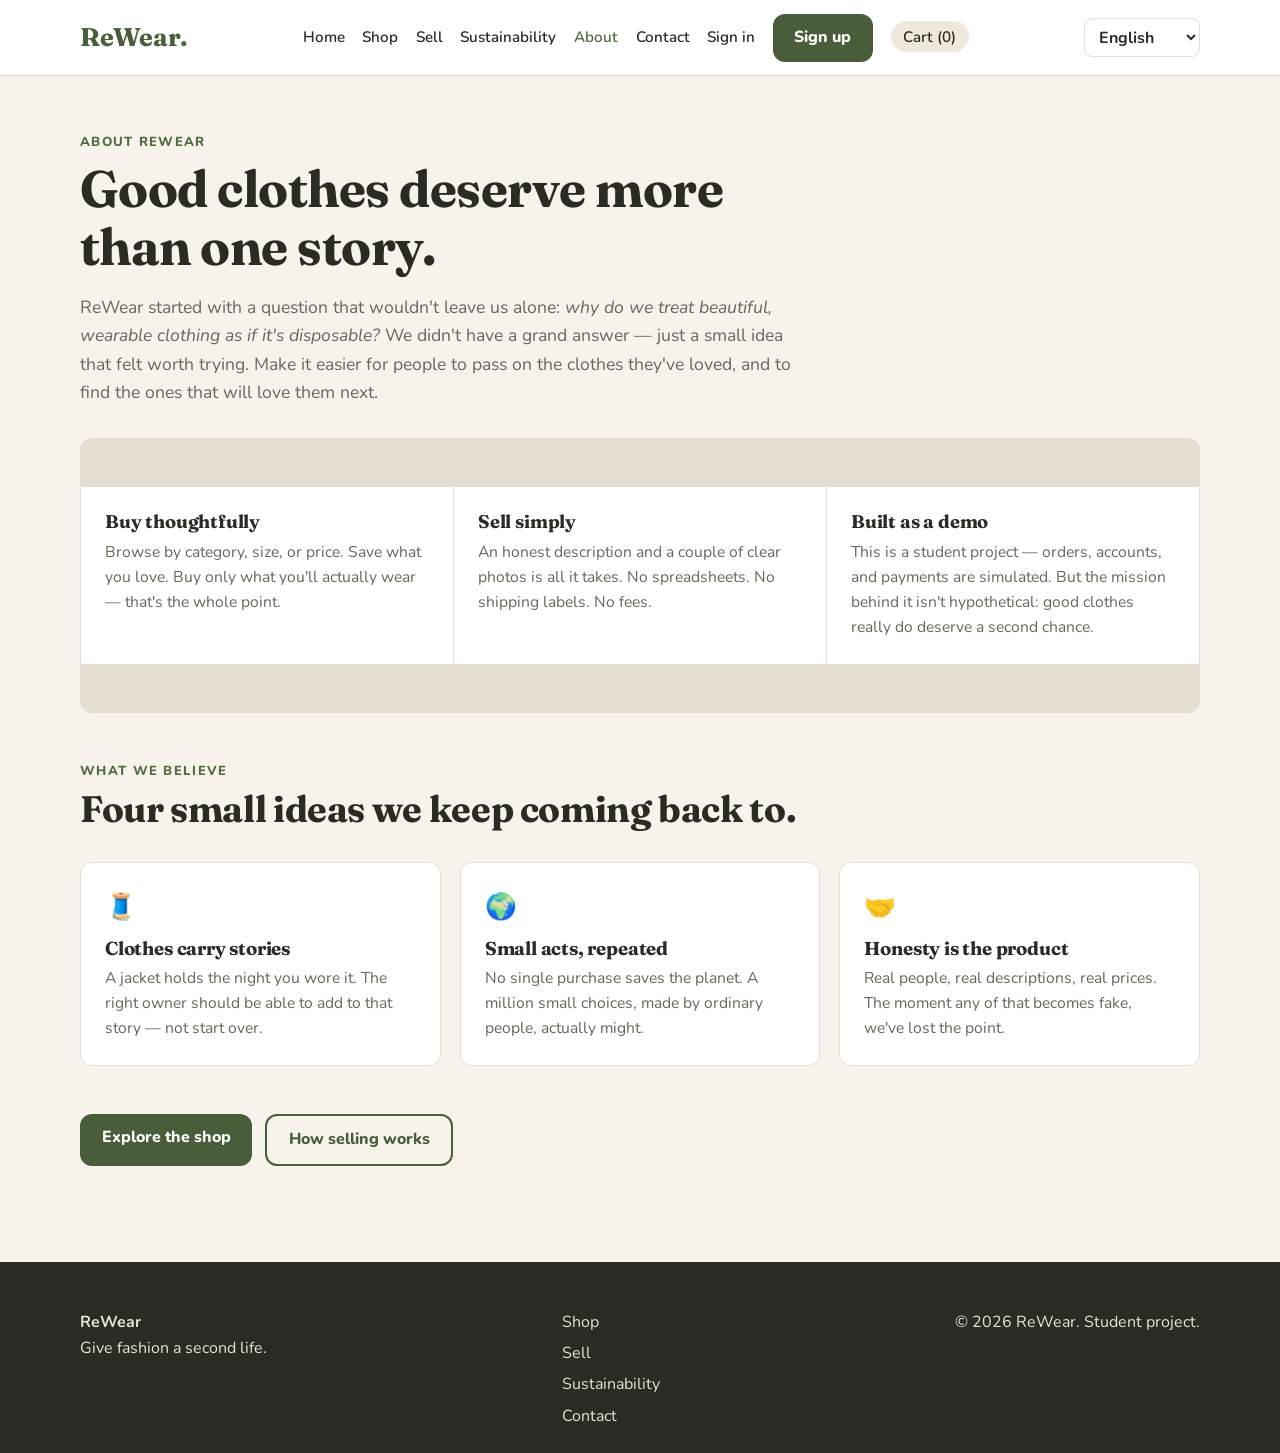
<file: about.html>
<!DOCTYPE html>
<html lang="en">
<head>
    <meta charset="UTF-8">
    <meta name="viewport" content="width=device-width, initial-scale=1">
    <title>About — ReWear</title>
    <meta name="description" content="ReWear is a small student project with a simple question: why do we treat good clothes as disposable?">
    <link rel="preconnect" href="https://fonts.googleapis.com">
    <link href="https://fonts.googleapis.com/css2?family=Fraunces:wght@600;700&family=Nunito:wght@400;600;800&display=swap" rel="stylesheet">
    <link rel="stylesheet" href="style.css?v=20261108-4">
</head>
<body>
<header>
    <div class="container">
        <nav aria-label="Main">
            <a class="logo" href="index.html">ReWear<span class="logo-dot">.</span></a>
            <ul>
                <li><a href="index.html">Home</a></li>
                <li><a href="shop.html">Shop</a></li>
                <li><a href="sell.html">Sell</a></li>
                <li><a href="sustainability.html">Sustainability</a></li>
                <li><a href="about.html" aria-current="page">About</a></li>
                <li><a href="contact.html">Contact</a></li>
                <li><a href="signin.html">Sign in</a></li>
                <li><a href="signup.html" class="btn">Sign up</a></li>
                <li><a href="checkout.html" class="cart-link">Cart (<span id="cart-count">0</span>)</a></li>
            </ul>
        </nav>
    </div>
</header>
<main class="container">
     <section class="page-intro">
    <p class="eyebrow">About ReWear</p>
    <h1>Good clothes deserve more than one story.</h1>
    <p>ReWear started with a question that wouldn't leave us alone: <em>why do we treat beautiful, wearable clothing as if it's disposable?</em> We didn't have a grand answer — just a small idea that felt worth trying. Make it easier for people to pass on the clothes they've loved, and to find the ones that will love them next.</p>
   </section>

    <section class="info-list">
        <article>
            <h2>Buy thoughtfully</h2>
            <p>Browse by category, size, or price. Save what you love. Buy only what you'll actually wear — that's the whole point.</p>
        </article>
        <article>
            <h2>Sell simply</h2>
            <p>An honest description and a couple of clear photos is all it takes. No spreadsheets. No shipping labels. No fees.</p>
        </article>
        <article>
            <h2>Built as a demo</h2>
            <p>This is a student project — orders, accounts, and payments are simulated. But the mission behind it isn't hypothetical: good clothes really do deserve a second chance.</p>
        </article>
    </section>

    <section class="reveal">
        <div class="section-head">
            <p class="eyebrow">What we believe</p>
            <h2>Four small ideas we keep coming back to.</h2>
        </div>
        <div class="benefits">
            <article class="benefit">
                <span class="benefit-icon" aria-hidden="true">🧵</span>
                <h3>Clothes carry stories</h3>
                <p>A jacket holds the night you wore it. The right owner should be able to add to that story — not start over.</p>
            </article>
            <article class="benefit">
                <span class="benefit-icon" aria-hidden="true">🌍</span>
                <h3>Small acts, repeated</h3>
                <p>No single purchase saves the planet. A million small choices, made by ordinary people, actually might.</p>
            </article>
            <article class="benefit">
                <span class="benefit-icon" aria-hidden="true">🤝</span>
                <h3>Honesty is the product</h3>
                <p>Real people, real descriptions, real prices. The moment any of that becomes fake, we've lost the point.</p>
            </article>
        </div>
    </section>

    <section class="cta-band">
        <a class="btn" href="shop.html">Explore the shop</a>
        <a class="btn alt" href="sell.html">How selling works</a>
    </section>
</main>
<footer>
    <div class="container cols">
        <div><strong>ReWear</strong><p>Give fashion a second life.</p></div>
        <ul>
            <li><a href="shop.html">Shop</a></li>
            <li><a href="sell.html">Sell</a></li>
            <li><a href="sustainability.html">Sustainability</a></li>
            <li><a href="contact.html">Contact</a></li>
        </ul>
        <p>&copy; 2026 ReWear. Student project.</p>
    </div>
</footer>
<script src="script.js?v=20261108-10"></script>
</body>
</html>
</file>
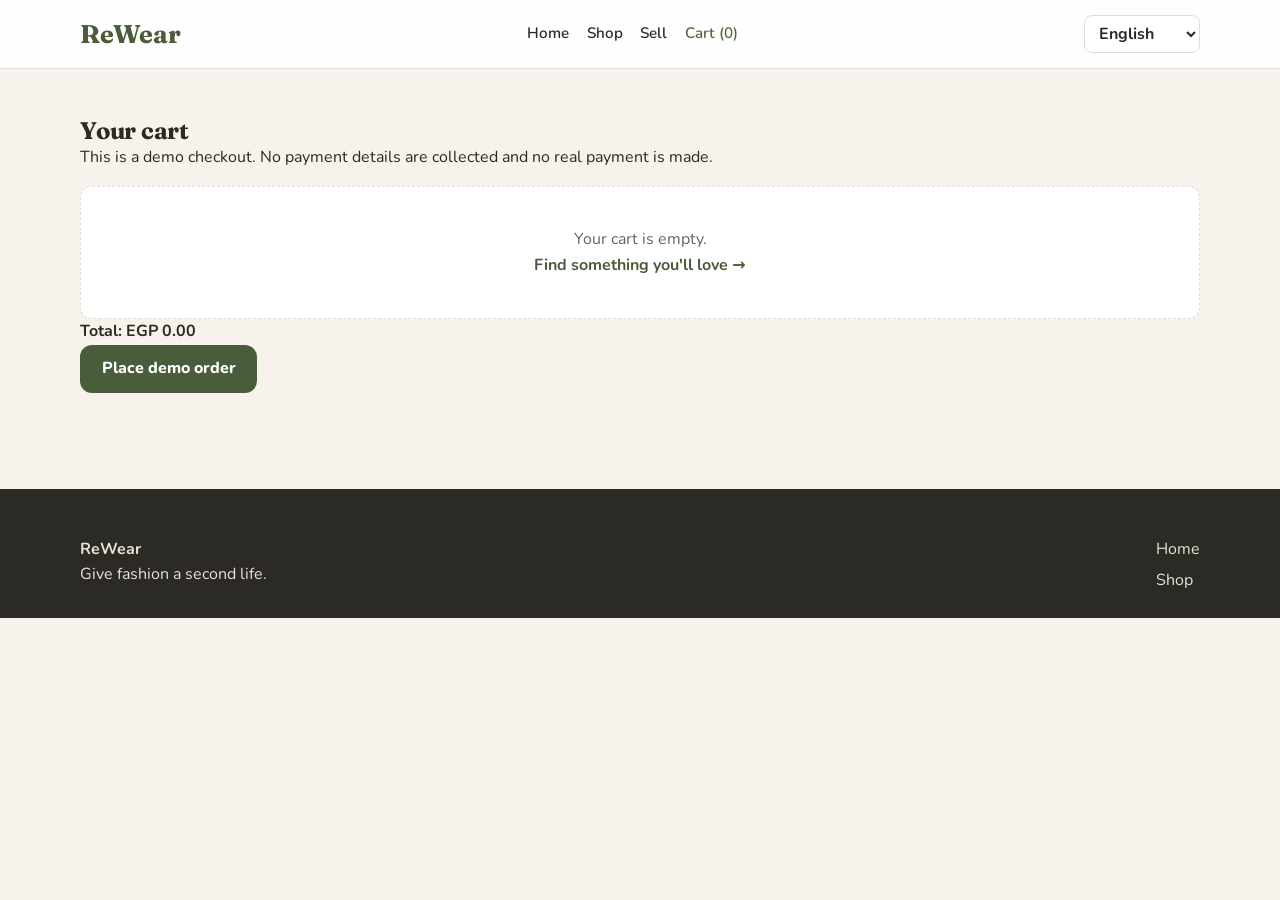
<file: checkout.html>
<!DOCTYPE html>
<html lang="en">
<head>
    <meta charset="UTF-8">
    <meta name="viewport" content="width=device-width, initial-scale=1">
    <title>Cart - ReWear</title>
    <meta name="description" content="Review your ReWear demo shopping cart.">
    <link rel="preconnect" href="https://fonts.googleapis.com">
    <link href="https://fonts.googleapis.com/css2?family=Fraunces:wght@600;700&family=Nunito:wght@400;600;800&display=swap" rel="stylesheet">
    <link rel="stylesheet" href="style.css?v=20261108-4">
</head>
<body>
    <header>
        <div class="container">
            <nav aria-label="Main">
                <a class="logo" href="index.html">ReWear</a>
                <ul>
                    <li><a href="index.html">Home</a></li>
                    <li><a href="shop.html">Shop</a></li>
                    <li><a href="sell.html">Sell</a></li>
                    <li><a href="checkout.html" aria-current="page">Cart (<span id="cart-count">0</span>)</a></li>
                </ul>
            </nav>
        </div>
    </header>
    <main>
        <div class="container">
            <section>
                <h1>Your cart</h1>
                <p>This is a demo checkout. No payment details are collected and no real payment is made.</p>
                <p class="error" id="checkout-status" role="alert"></p>
                <div id="cart-items"></div>
                <p><strong>Total: <span id="cart-total">EGP 0.00</span></strong></p>
                <button class="btn" id="place-order" type="button" disabled>Place demo order</button>
            </section>
        </div>
    </main>
    <footer>
        <div class="container cols">
            <div><strong>ReWear</strong><p>Give fashion a second life.</p></div>
            <ul>
                <li><a href="index.html">Home</a></li>
                <li><a href="shop.html">Shop</a></li>
            </ul>
        </div>
    </footer>
    <script src="script.js?v=20261108-10"></script>
</body>
</html>
</file>
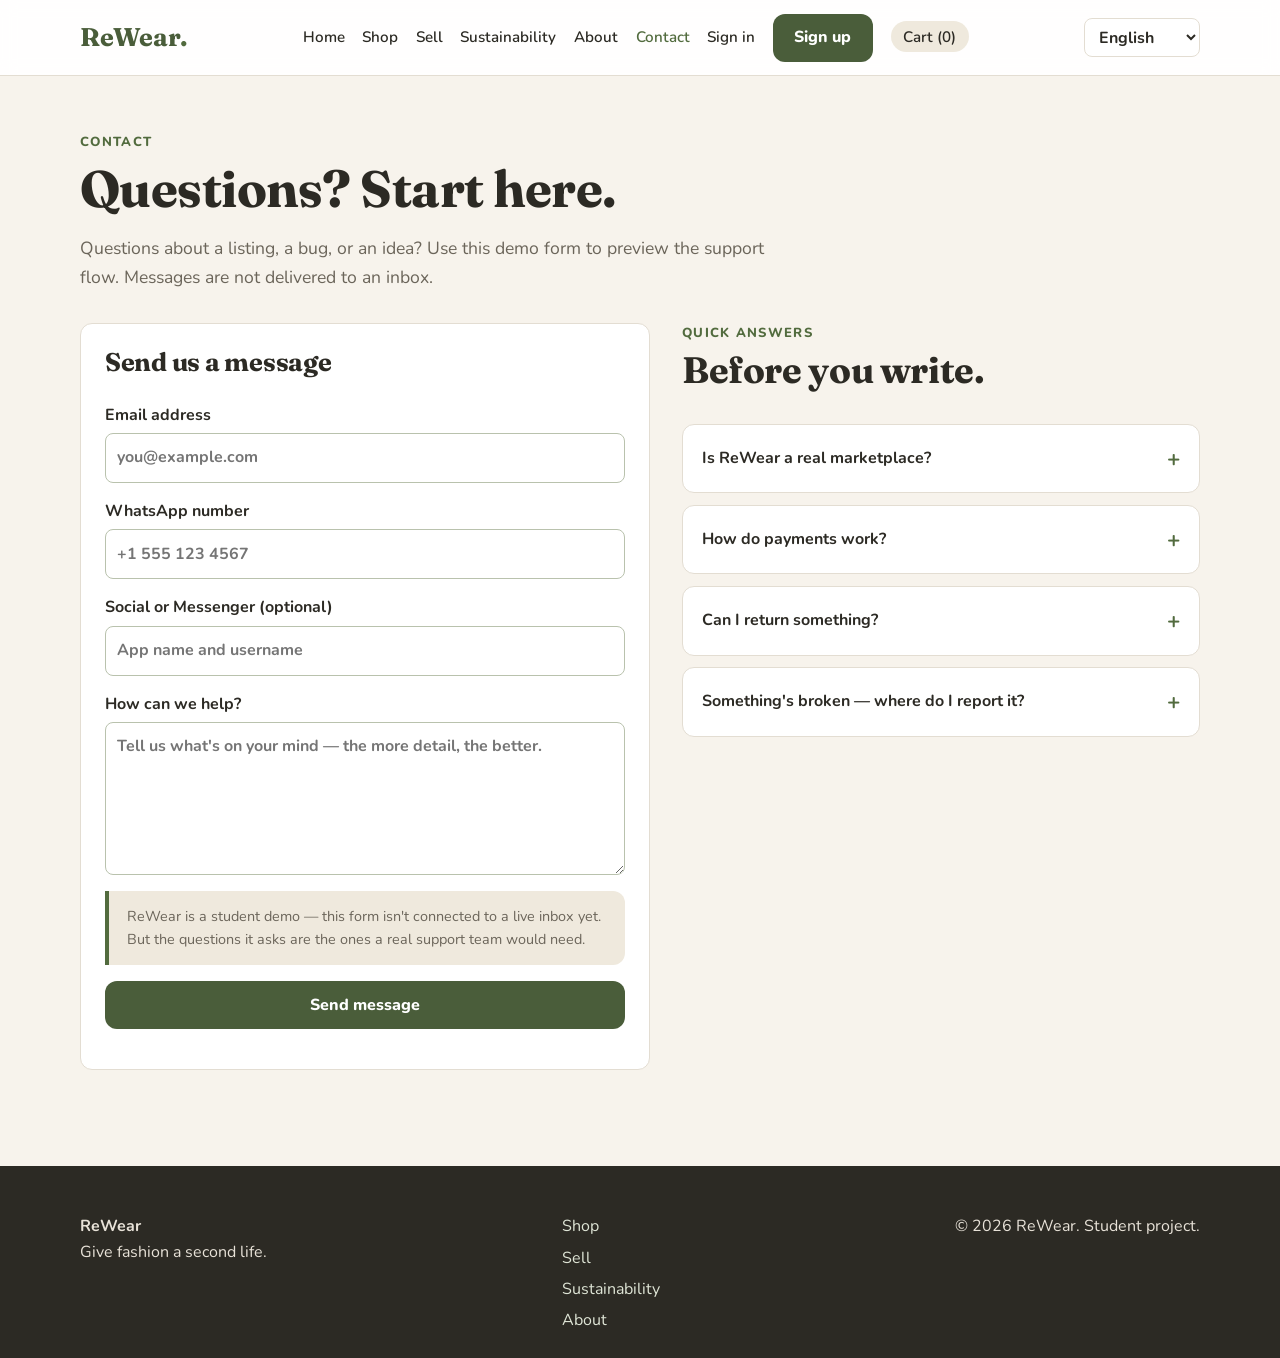
<file: contact.html>
<!DOCTYPE html>
<html lang="en">
<head>
    <meta charset="UTF-8">
    <meta name="viewport" content="width=device-width, initial-scale=1">
    <title>Contact — ReWear</title>
    <meta name="description" content="Get in touch with ReWear. Real humans, real replies.">
    <link rel="preconnect" href="https://fonts.googleapis.com">
    <link href="https://fonts.googleapis.com/css2?family=Fraunces:wght@600;700&family=Nunito:wght@400;600;800&display=swap" rel="stylesheet">
    <link rel="stylesheet" href="style.css?v=20261108-4">
</head>
<body>
<header>
    <div class="container">
        <nav aria-label="Main">
            <a class="logo" href="index.html">ReWear<span class="logo-dot">.</span></a>
            <ul>
                <li><a href="index.html">Home</a></li>
                <li><a href="shop.html">Shop</a></li>
                <li><a href="sell.html">Sell</a></li>
                <li><a href="sustainability.html">Sustainability</a></li>
                <li><a href="about.html">About</a></li>
                <li><a href="contact.html" aria-current="page">Contact</a></li>
                <li><a href="signin.html">Sign in</a></li>
                <li><a href="signup.html" class="btn">Sign up</a></li>
                <li><a href="checkout.html" class="cart-link">Cart (<span id="cart-count">0</span>)</a></li>
            </ul>
        </nav>
    </div>
</header>
<main class="container">
    <section class="page-intro">
    <p class="eyebrow">Contact</p>
    <h1>Questions? Start here.</h1>
    <p>Questions about a listing, a bug, or an idea? Use this demo form to preview the support flow. Messages are not delivered to an inbox.</p>
</section>

    <section class="contact-section">
        <div class="contact-grid">
            <form id="contact-form" class="contact-form">
                <h2>Send us a message</h2>
                <label>Email address
                    <input type="email" name="email" autocomplete="email" placeholder="you@example.com" required>
                </label>
                <label>WhatsApp number
                    <input type="tel" name="whatsapp" autocomplete="tel" placeholder="+1 555 123 4567" required>
                </label>
                <label>Social or Messenger (optional)
                    <input name="social" placeholder="App name and username">
                </label>
                <label>How can we help?
                    <textarea name="message" rows="5" maxlength="1000" placeholder="Tell us what's on your mind — the more detail, the better." required></textarea>
                </label>
                <p class="contact-note">ReWear is a student demo — this form isn't connected to a live inbox yet. But the questions it asks are the ones a real support team would need.</p>
                <button class="btn" type="submit">Send message</button>
                <p id="contact-status" class="contact-status" role="status" aria-live="polite"></p>
            </form>

            <aside>
                <div class="section-head">
                    <p class="eyebrow">Quick answers</p>
                    <h2>Before you write.</h2>
                </div>
                <div class="faq">
                    <details class="faq-item">
                        <summary>Is ReWear a real marketplace?</summary>
                        <p>Not yet — this is a student project exploring what a warmer, more sustainable second-hand shop could look like. Orders and accounts are simulated.</p>
                    </details>
                    <details class="faq-item">
                        <summary>How do payments work?</summary>
                        <p>They don't. There's no real checkout, no card details, and no money moves. Everything you see is a demo.</p>
                    </details>
                    <details class="faq-item">
                        <summary>Can I return something?</summary>
                        <p>Since no real orders are placed, there's nothing to return. In a live version, we'd offer a simple return window and clear condition guarantees.</p>
                    </details>
                    <details class="faq-item">
                        <summary>Something's broken — where do I report it?</summary>
                        <p>Use the form on this page. Describe what happened and which page you were on. Screenshots help too.</p>
                    </details>
                </div>
            </aside>
        </div>
    </section>
</main>
<footer>
    <div class="container cols">
        <div><strong>ReWear</strong><p>Give fashion a second life.</p></div>
        <ul>
            <li><a href="shop.html">Shop</a></li>
            <li><a href="sell.html">Sell</a></li>
            <li><a href="sustainability.html">Sustainability</a></li>
            <li><a href="about.html">About</a></li>
        </ul>
        <p>&copy; 2026 ReWear. Student project.</p>
    </div>
</footer>
<script src="script.js?v=20261108-10"></script>
</body>
</html>
</file>
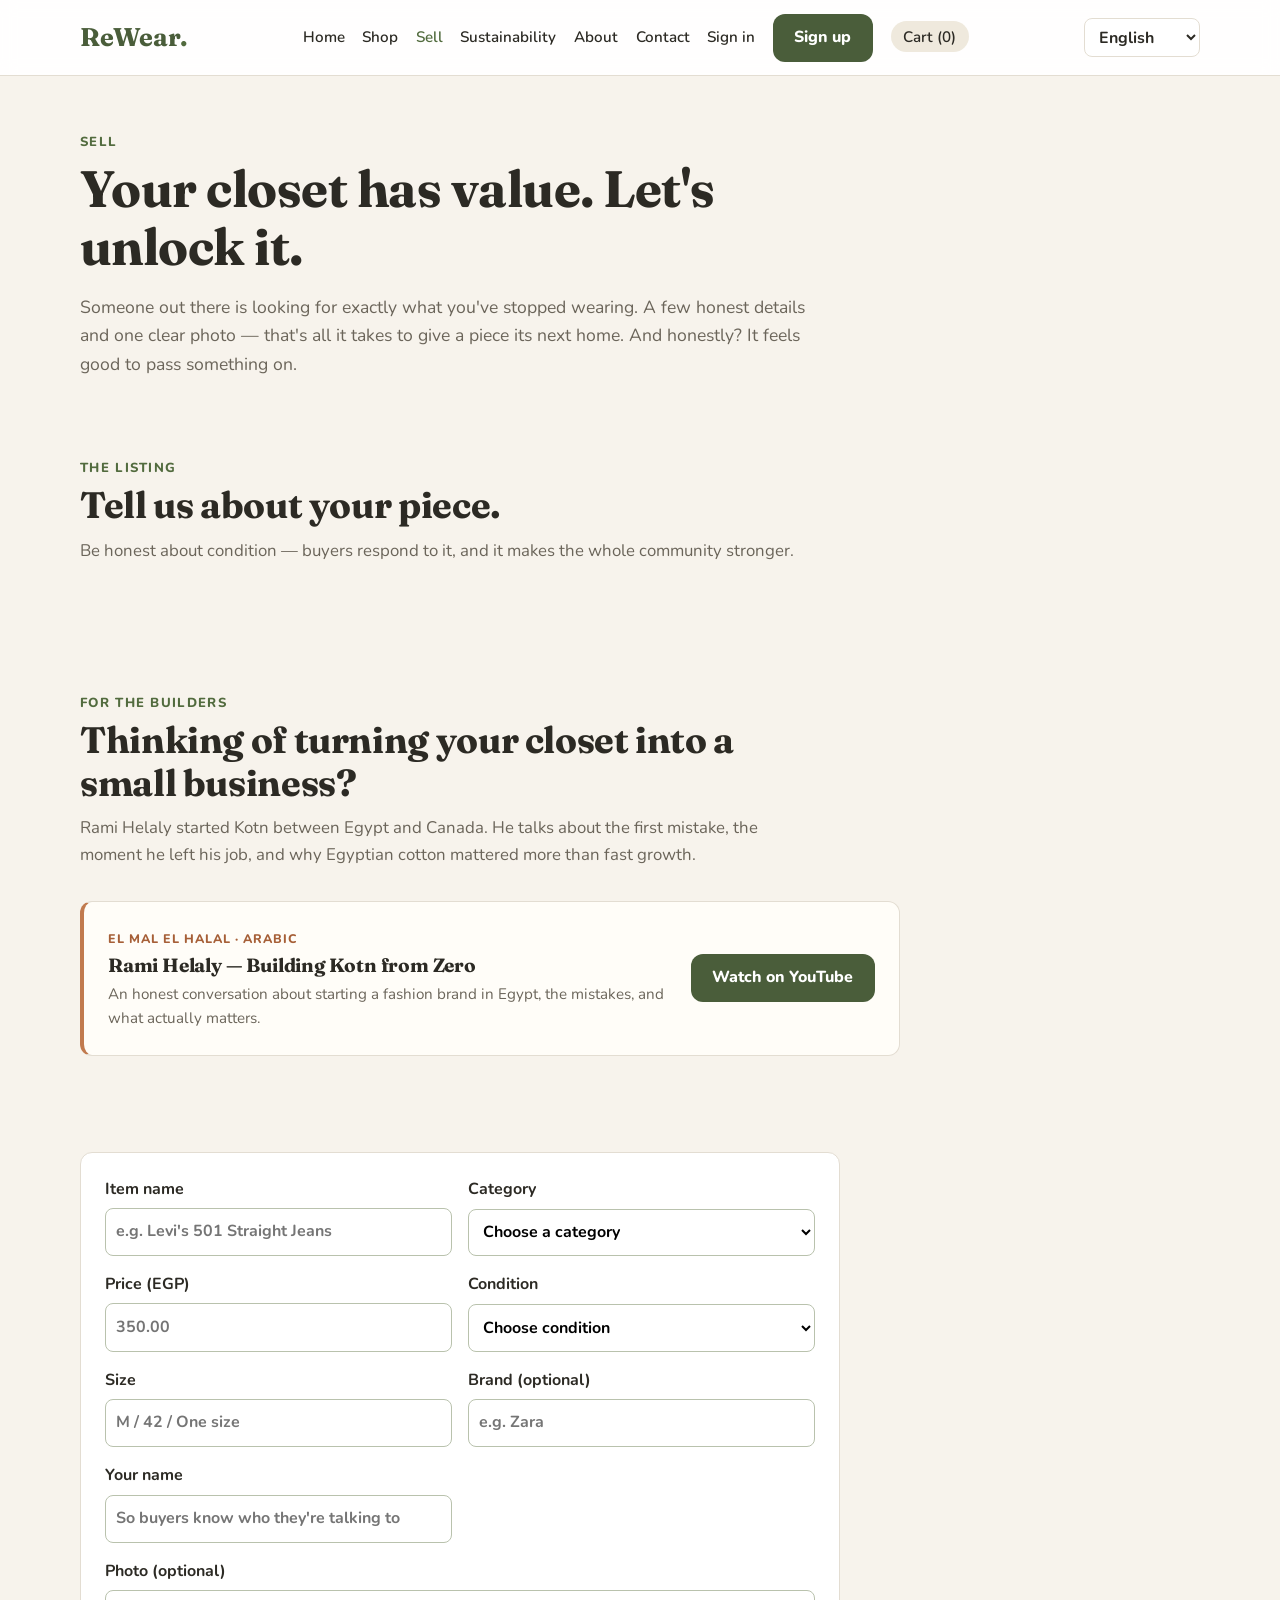
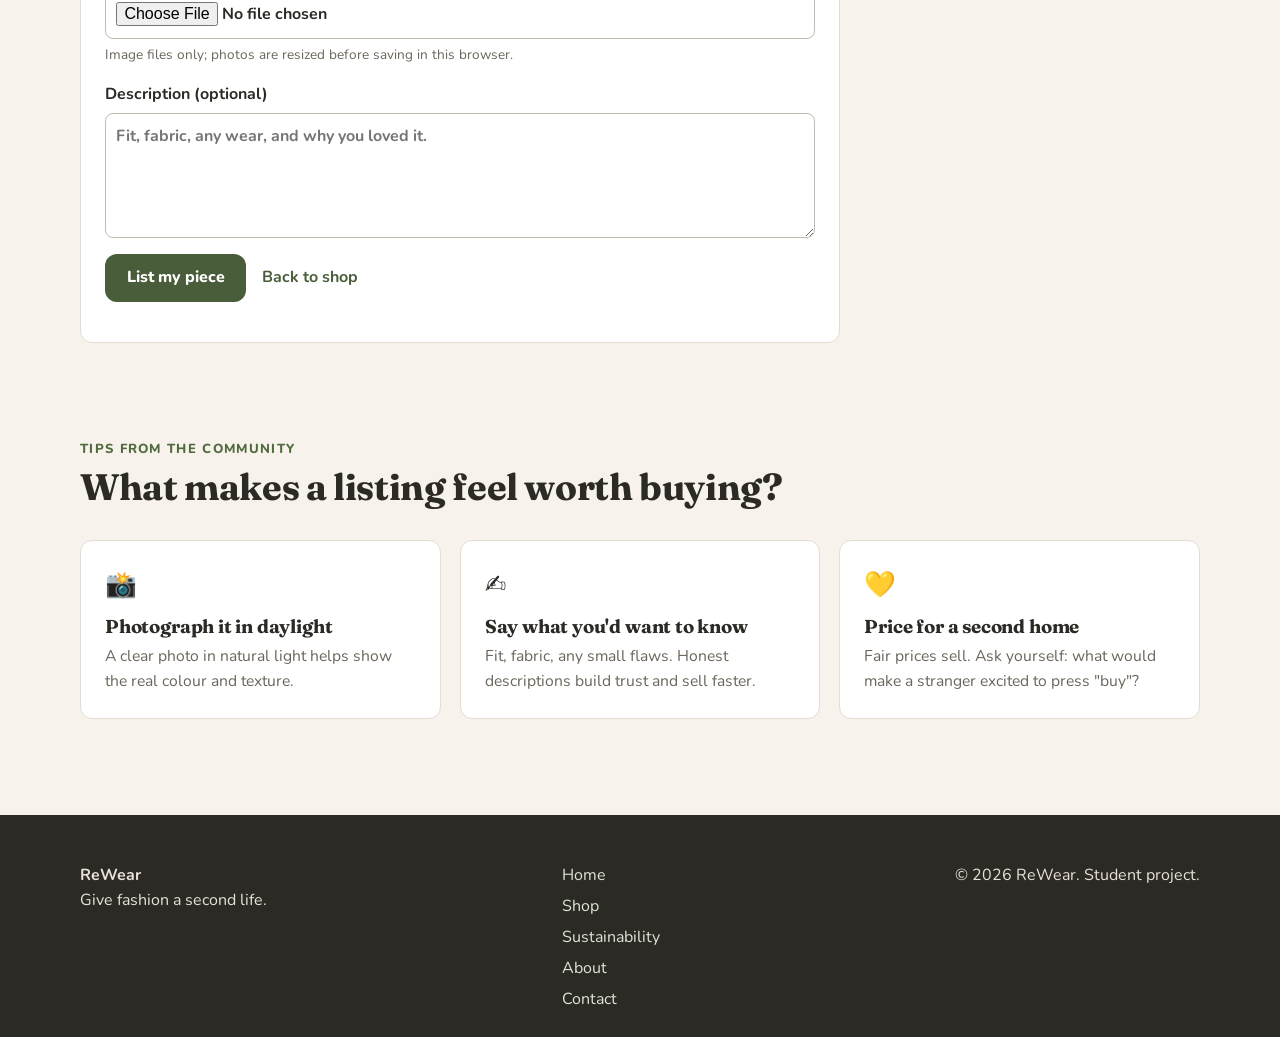
<file: sell.html>
<!DOCTYPE html>
<html lang="en">
<head>
    <meta charset="UTF-8">
    <meta name="viewport" content="width=device-width, initial-scale=1">
    <title>Sell a piece — ReWear</title>
    <meta name="description" content="List a piece you no longer wear. Honest details, real buyers, no listing fees.">
    <link rel="preconnect" href="https://fonts.googleapis.com">
    <link href="https://fonts.googleapis.com/css2?family=Fraunces:wght@600;700&family=Nunito:wght@400;600;800&display=swap" rel="stylesheet">
    <link rel="stylesheet" href="style.css?v=20261108-4">
</head>
<body>
<header>
    <div class="container">
        <nav aria-label="Main">
            <a class="logo" href="index.html">ReWear<span class="logo-dot">.</span></a>
            <ul>
                <li><a href="index.html">Home</a></li>
                <li><a href="shop.html">Shop</a></li>
                <li><a href="sell.html" aria-current="page">Sell</a></li>
                <li><a href="sustainability.html">Sustainability</a></li>
                <li><a href="about.html">About</a></li>
                <li><a href="contact.html">Contact</a></li>
                <li><a href="signin.html">Sign in</a></li>
                <li><a href="signup.html" class="btn">Sign up</a></li>
                <li><a href="checkout.html" class="cart-link">Cart (<span id="cart-count">0</span>)</a></li>
            </ul>
        </nav>
    </div>
</header>
<main class="container">
<section class="page-intro">
    <p class="eyebrow">Sell</p>
    <h1>Your closet has value. Let's unlock it.</h1>
    <p>Someone out there is looking for exactly what you've stopped wearing. A few honest details and one clear photo — that's all it takes to give a piece its next home. And honestly? It feels good to pass something on.</p>
</section>

    <section>
        <div class="section-head">
            <p class="eyebrow">The listing</p>
            <h2>Tell us about your piece.</h2>
            <p>Be honest about condition — buyers respond to it, and it makes the whole community stronger.</p>
        </div>
    </section>
    <section class="reveal">
    <div class="section-head">
        <p class="eyebrow">For the builders</p>
        <h2>Thinking of turning your closet into a small business?</h2>
        <p>Rami Helaly started Kotn between Egypt and Canada. He talks about the first mistake, the moment he left his job, and why Egyptian cotton mattered more than fast growth.</p>
    </div>
    <div class="audio-card">
        <div class="audio-meta">
            <span class="audio-source">El Mal El Halal · Arabic</span>
            <h3>Rami Helaly — Building Kotn from Zero</h3>
            <p>An honest conversation about starting a fashion brand in Egypt, the mistakes, and what actually matters.</p>
        </div>
        <a class="btn" href="https://youtu.be/D7ickxWkpMo?si=E1W4F49NxXZPWxhu" target="_blank" rel="noopener">Watch on YouTube</a>
    </div>
</section>
    <section>
        <form id="sell-form" class="listing-form">
            <label>Item name<input name="name" maxlength="60" placeholder="e.g. Levi's 501 Straight Jeans" required></label>
            <label>Category
                <select name="cat" required>
                    <option value="">Choose a category</option>
                    <option>Shirts</option><option>Jeans</option><option>Jackets</option>
                    <option>Dresses</option><option>Shoes</option><option>Accessories</option>
                </select>
            </label>
            <label>Price (EGP)<input name="price" type="number" min="0.01" step="0.01" placeholder="350.00" required></label>
            <label>Condition
                <select name="cond" required>
                    <option value="">Choose condition</option>
                    <option>Like New</option><option>Good</option><option>Fair</option>
                </select>
            </label>
            <label>Size<input name="size" maxlength="20" placeholder="M / 42 / One size" required></label>
            <label>Brand (optional)<input name="brand" maxlength="40" placeholder="e.g. Zara"></label>
            <label>Your name<input name="seller" maxlength="40" placeholder="So buyers know who they're talking to" required></label>
            <label class="full-width">Photo (optional)
                <input name="photo" type="file" accept="image/jpeg,image/png,image/webp">
                <span class="field-hint">Image files only; photos are resized before saving in this browser.</span>
            </label>
            <label class="full-width">Description (optional)
                <textarea name="desc" rows="4" maxlength="300" placeholder="Fit, fabric, any wear, and why you loved it."></textarea>
            </label>
            <div class="listing-actions full-width">
                <button class="btn" type="submit">List my piece</button>
                <a href="shop.html" class="link">Back to shop</a>
            </div>
            <p id="sell-status" class="listing-status full-width" role="status" aria-live="polite"></p>
        </form>
    </section>

    <section class="reveal">
        <div class="section-head">
            <p class="eyebrow">Tips from the community</p>
            <h2>What makes a listing feel worth buying?</h2>
        </div>
        <div class="benefits">
            <article class="benefit">
                <span class="benefit-icon" aria-hidden="true">📸</span>
                <h3>Photograph it in daylight</h3>
                <p>A clear photo in natural light helps show the real colour and texture.</p>
            </article>
            <article class="benefit">
                <span class="benefit-icon" aria-hidden="true">✍️</span>
                <h3>Say what you'd want to know</h3>
                <p>Fit, fabric, any small flaws. Honest descriptions build trust and sell faster.</p>
            </article>
            <article class="benefit">
                <span class="benefit-icon" aria-hidden="true">💛</span>
                <h3>Price for a second home</h3>
                <p>Fair prices sell. Ask yourself: what would make a stranger excited to press "buy"?</p>
            </article>
        </div>
    </section>
</main>
<footer>
    <div class="container cols">
        <div><strong>ReWear</strong><p>Give fashion a second life.</p></div>
        <ul>
            <li><a href="index.html">Home</a></li>
            <li><a href="shop.html">Shop</a></li>
            <li><a href="sustainability.html">Sustainability</a></li>
            <li><a href="about.html">About</a></li>
            <li><a href="contact.html">Contact</a></li>
        </ul>
        <p>&copy; 2026 ReWear. Student project.</p>
    </div>
</footer>
<script src="script.js?v=20261108-10"></script>
</body>
</html>
</file>
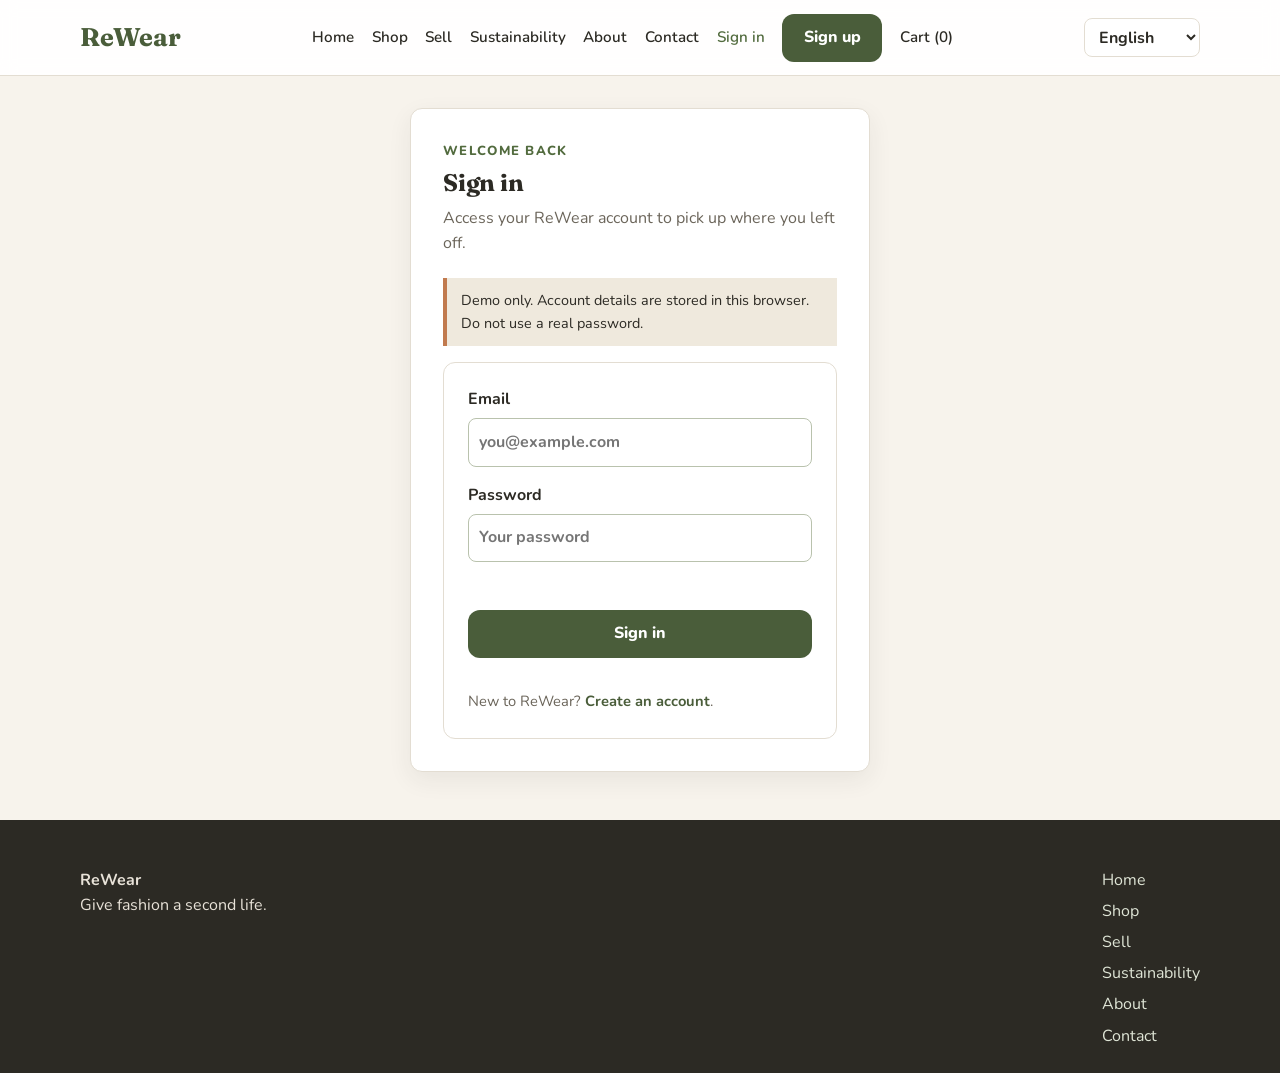
<file: signin.html>
<!DOCTYPE html>
<html lang="en">
<head>
    <meta charset="UTF-8">
    <meta name="viewport" content="width=device-width, initial-scale=1">
    <title>Sign in - ReWear</title>
    <meta name="description" content="ReWear: buy and sell pre-loved fashion.">
    <link rel="preconnect" href="https://fonts.googleapis.com">
    <link href="https://fonts.googleapis.com/css2?family=Fraunces:wght@600;700&family=Nunito:wght@400;600;800&display=swap" rel="stylesheet">
    <link rel="stylesheet" href="style.css?v=20261108-4">
</head>
<body>
<header>
    <div class="container">
        <nav aria-label="Main">
            <a class="logo" href="index.html">ReWear</a>
            <ul>
                <li><a href="index.html">Home</a></li>
                <li><a href="shop.html">Shop</a></li>
                <li><a href="sell.html">Sell</a></li>
                <li><a href="sustainability.html">Sustainability</a></li>
                <li><a href="about.html">About</a></li>
                <li><a href="contact.html">Contact</a></li>
                <li><a href="signin.html" aria-current="page">Sign in</a></li>
                <li><a href="signup.html" class="btn">Sign up</a></li>
                <li><a href="checkout.html">Cart (<span id="cart-count">0</span>)</a></li>
            </ul>
        </nav>
    </div>
</header>
<main>
    <div class="container">
        <section class="auth-card" aria-labelledby="signin-title">
            <p class="eyebrow">Welcome back</p>
            <h1 id="signin-title">Sign in</h1>
            <p class="auth-sub">Access your ReWear account to pick up where you left off.</p>
            <p class="demo-notice" role="note">Demo only. Account details are stored in this browser. Do not use a real password.</p>
            <form id="signin-form" novalidate>
                <label>Email
                    <input name="email" type="email" autocomplete="email" placeholder="you@example.com" required>
                </label>
                <label>Password
                    <input name="password" type="password" autocomplete="current-password" placeholder="Your password" required>
                </label>
                <p class="error" role="alert" aria-live="polite"></p>
                <button class="btn" type="submit">Sign in</button>
                <p class="auth-foot">New to ReWear? <a href="signup.html">Create an account</a>.</p>
            </form>
        </section>
    </div>
</main>
<footer>
    <div class="container cols">
        <div><strong>ReWear</strong><p>Give fashion a second life.</p></div>
        <ul>
            <li><a href="index.html">Home</a></li>
            <li><a href="shop.html">Shop</a></li>
            <li><a href="sell.html">Sell</a></li>
            <li><a href="sustainability.html">Sustainability</a></li>
            <li><a href="about.html">About</a></li>
            <li><a href="contact.html">Contact</a></li>

        </ul>

    </div>

</footer>

<script src="script.js?v=20261108-10"></script>

</body>

</html>
</file>
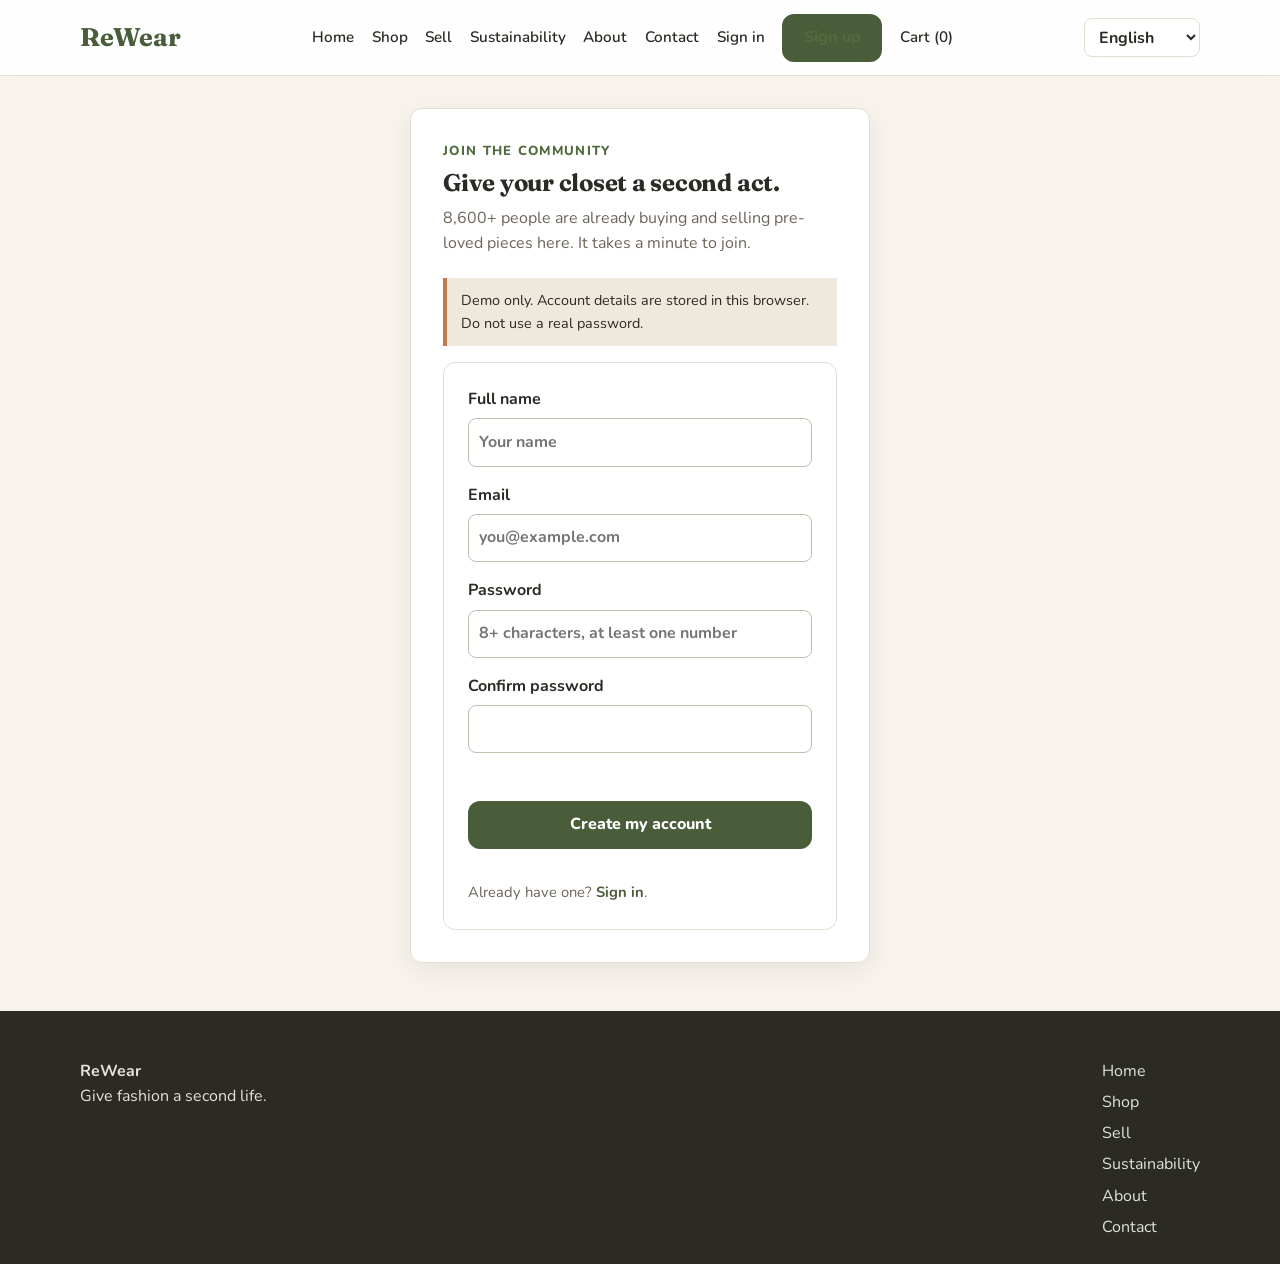
<file: signup.html>
<!DOCTYPE html>
<html lang="en"><head>
    <meta charset="UTF-8">
    <meta name="viewport" content="width=device-width, initial-scale=1">
    <title>Sign up - ReWear</title>
    <meta name="description" content="ReWear: buy and sell pre-loved fashion.">
    <link rel="preconnect" href="https://fonts.googleapis.com">
    <link href="https://fonts.googleapis.com/css2?family=Fraunces:wght@600;700&family=Nunito:wght@400;600;800&display=swap" rel="stylesheet">
    <link rel="stylesheet" href="style.css?v=20261108-4">
</head>
<body>
<header>
    <div class="container">
        <nav aria-label="Main">
            <a class="logo" href="index.html">ReWear</a>
            <ul>
                <li><a href="index.html">Home</a></li>
                <li><a href="shop.html">Shop</a></li>
                <li><a href="sell.html">Sell</a></li>
                <li><a href="sustainability.html">Sustainability</a></li>
                <li><a href="about.html">About</a></li>
                <li><a href="contact.html">Contact</a></li>
                <li><a href="signin.html">Sign in</a></li>
                <li><a href="signup.html" class="btn" aria-current="page">Sign up</a></li>
                <li><a href="checkout.html">Cart (<span id="cart-count">0</span>)</a></li>
            </ul>
        </nav>
     </div>
   </header>
<main>
    <div class="container">
    <section class="auth-card">
    <p class="eyebrow">Join the community</p>
    <h1>Give your closet a second act.</h1>
    <p class="auth-sub">8,600+ people are already buying and selling pre-loved pieces here. It takes a minute to join.</p>
    <p class="demo-notice" role="note">Demo only. Account details are stored in this browser. Do not use a real password.</p>
    <form id="signup-form" novalidate>
        <label>Full name
            <input name="name" autocomplete="name" placeholder="Your name" required>
        </label>
        <label>Email
            <input name="email" type="email" autocomplete="email" placeholder="you@example.com" required>
        </label>
        <label>Password
            <input name="password" type="password" autocomplete="new-password" placeholder="8+ characters, at least one number" required>
        </label>
        <label>Confirm password
            <input name="confirm" type="password" autocomplete="new-password" required>
        </label>
        <p class="error" role="alert"></p>
        <button class="btn" type="submit">Create my account</button>
        <p class="auth-foot">Already have one? <a href="signin.html">Sign in</a>.</p>
    </form>
    </section>
    </div>
</main>

 <footer>

    <div class="container cols">
        <div><strong>ReWear</strong><p>Give fashion a second life.</p></div>
        <ul>
            <li><a href="index.html">Home</a></li>
            <li><a href="shop.html">Shop</a></li>
            <li><a href="sell.html">Sell</a></li>
            <li><a href="sustainability.html">Sustainability</a></li>
            <li><a href="about.html">About</a></li>
            <li><a href="contact.html">Contact</a></li>
        </ul>
    </div>
 </footer>

<script src="script.js?v=20261108-10"></script>

</body>

</html>
</file>
<file: style.css>
:root{
  /* ===== marketplace palette ===== */
  --ink:      #2c2a24;   
  --olive:    #4a5d3a;   
  --leaf:     #526b3e;   
  --paper:    #f7f3ec;  
  --card:     #fffdf8;   
  --line:     #e3ddd2;   
  --clay:     #c17a4e;   
  --clay-dk:  #a65f37;   
  --denim:    #3b5f7a;   
  --muted:    #6b655a;   
  --soft:     #efe9dd;   
  --white:    #ffffff;
  --r:        12px;      
  --shadow:   0 8px 24px rgba(44,42,36,.07);
}
*{box-sizing:border-box;margin:0;padding:0}
html{scroll-behavior:smooth}
body{font-family:'Nunito',system-ui,sans-serif;color:var(--ink);background:var(--paper);line-height:1.6}
h1,h2,h3{font-family:'Fraunces',Georgia,serif;line-height:1.15;letter-spacing:-.01em}
img{max-width:100%;display:block}
a{color:inherit}
.container{width:min(1120px,92%);margin-inline:auto}
:focus-visible{outline:3px solid var(--denim);outline-offset:2px}
.visually-hidden{position:absolute;width:1px;height:1px;overflow:hidden;clip:rect(0 0 0 0);white-space:nowrap}

/* Nav */
header{background:rgba(255,255,255,.92);backdrop-filter:blur(8px);border-bottom:1px solid var(--line);position:sticky;top:0;z-index:20}
nav{display:flex;align-items:center;justify-content:space-between;gap:1rem;padding:.85rem 0;flex-wrap:wrap}
.logo{font-family:'Fraunces',serif;font-size:1.6rem;font-weight:700;text-decoration:none;color:var(--olive)}
.logo-dot{color:var(--leaf)}
nav ul{display:flex;gap:1.1rem;list-style:none;flex-wrap:wrap;align-items:center}
nav a{text-decoration:none;font-weight:600;font-size:.95rem;color:var(--ink)}
nav a:hover,nav a[aria-current="page"]{color:var(--leaf)}
.cart-link{background:var(--soft);padding:.35rem .8rem;border-radius:99px}
.language-switch{display:inline-flex;align-items:center}
.language-switch select{width:auto;min-width:6.5rem;padding:.4rem 1.8rem .4rem .65rem;border:1px solid var(--line);border-radius:8px;background:var(--white);font:inherit;font-weight:700;color:var(--ink);cursor:pointer}

/* Buttons */
.btn{display:inline-block;background:var(--olive);color:var(--white);padding:.7rem 1.35rem;border:0;border-radius:var(--r);font:inherit;font-weight:800;cursor:pointer;text-decoration:none;transition:transform .15s ease,background .2s ease}
.btn:hover{background:var(--leaf);transform:translateY(-1px)}
.btn.alt{background:transparent;color:var(--olive);border:2px solid var(--olive)}
.btn.alt:hover{background:var(--olive);color:var(--white)}
.link{color:var(--olive);font-weight:700;text-decoration:none}
.link:hover{text-decoration:underline}

/* Hero */
.hero{display:grid;grid-template-columns:1.1fr 1fr;gap:3rem;align-items:center;padding:4rem 0 3rem}
.hero h1{font-size:clamp(2.4rem,5vw,3.8rem);margin:.5rem 0 1rem}
.hero p:not(.eyebrow){max-width:48ch;margin-bottom:1.6rem;font-size:1.12rem;color:var(--muted)}
.hero img{border-radius:var(--r);aspect-ratio:4/5;object-fit:cover;width:100%;box-shadow:var(--shadow)}
.hero-ctas{display:flex;gap:.8rem;flex-wrap:wrap;margin-bottom:1.2rem}
.hero-badges{list-style:none;display:flex;gap:1rem;flex-wrap:wrap;color:var(--muted);font-size:.9rem;font-weight:600}
.hero-badges li::before{content:"✓";color:var(--leaf);font-weight:800;margin-right:.35rem}

/* Section shell */
section{padding:3rem 0}
.section-head{max-width:720px;margin-bottom:2rem}
.section-head h2{font-size:clamp(1.7rem,3.4vw,2.3rem);margin:.35rem 0 .7rem}
.section-head p:not(.eyebrow){color:var(--muted);font-size:1.05rem}
.eyebrow{color:var(--leaf);font-size:.82rem;font-weight:800;text-transform:uppercase;letter-spacing:.1em}

/* Stats band */
.stats-band{display:grid;grid-template-columns:repeat(auto-fit,minmax(180px,1fr));gap:1px;background:var(--line);border:1px solid var(--line);border-radius:var(--r);overflow:hidden;padding:0}
.stat{background:var(--white);padding:1.8rem 1.4rem;text-align:center}
.stat-num{display:block;font-family:'Fraunces',serif;font-size:clamp(1.6rem,3.4vw,2.2rem);font-weight:700;color:var(--olive)}
.stat-label{display:block;font-size:.9rem;color:var(--muted);margin-top:.25rem}

/* Steps */
.steps{display:grid;grid-template-columns:repeat(auto-fit,minmax(230px,1fr));gap:1.2rem}
.steps div{padding:1.5rem;border-radius:var(--r);background:var(--white);border:1px solid var(--line);border-left:4px solid var(--leaf);transition:transform .2s ease,box-shadow .2s ease}
.steps div:hover{transform:translateY(-3px);box-shadow:var(--shadow)}
.step-number{display:block;color:var(--leaf);font-family:'Fraunces',serif;font-size:1.2rem;font-weight:700;margin-bottom:.6rem}
.steps h3{margin-bottom:.5rem}

/* Benefits */
.benefits{display:grid;grid-template-columns:repeat(auto-fit,minmax(240px,1fr));gap:1.2rem}
.benefit{background:var(--white);border:1px solid var(--line);border-radius:var(--r);padding:1.5rem;transition:transform .2s ease,box-shadow .2s ease}
.benefit:hover{transform:translateY(-3px);box-shadow:var(--shadow)}
.benefit-icon{display:inline-block;font-size:1.6rem;margin-bottom:.6rem}
.benefit h3{margin-bottom:.4rem}
.benefit p{color:var(--muted);font-size:.98rem}

/* Cards / grids */
.grid{display:grid;grid-template-columns:repeat(auto-fill,minmax(230px,1fr));gap:1.4rem}
.card{background:var(--white);border:1px solid var(--line);border-radius:var(--r);overflow:hidden;display:flex;flex-direction:column;transition:transform .2s ease,box-shadow .2s ease;position:relative}
.card:hover{transform:translateY(-3px);box-shadow:var(--shadow)}
.card img{aspect-ratio:4/5;object-fit:cover;width:100%}
.card .body{padding:1rem;display:flex;flex-direction:column;gap:.35rem}
.card h3{font-size:1.05rem}
.meta{font-size:.88rem;color:var(--muted)}
.price{font-weight:800;color:var(--denim);font-size:1.15rem;margin-top:.2rem}
.tag{display:inline-block;background:var(--soft);color:var(--olive);padding:.15rem .65rem;border-radius:99px;font-size:.78rem;font-weight:700;width:max-content}
.card .btn{margin-top:.7rem;align-self:flex-start;padding:.5rem .9rem;font-size:.9rem}
.fav-btn{position:absolute;top:.6rem;right:.6rem;background:rgba(255,255,255,.95);border:0;width:2.2rem;height:2.2rem;border-radius:50%;font-size:1.1rem;color:#c6cbbd;cursor:pointer;display:grid;place-items:center;transition:transform .15s ease,color .15s ease}
.fav-btn:hover{transform:scale(1.1)}
.fav-btn.is-active{color:#d4544e}
.see-all{margin-top:1.5rem;text-align:right}
.see-all a{color:var(--olive);font-weight:700;text-decoration:none}
.see-all a:hover{text-decoration:underline}
.results-count{color:var(--muted);font-size:.95rem;margin-bottom:1rem}
.empty-state{grid-column:1/-1;background:var(--white);border:1px dashed var(--line);border-radius:var(--r);padding:2.5rem;text-align:center;color:var(--muted)}

/* Testimonials */
.testimonials{display:grid;grid-template-columns:repeat(auto-fit,minmax(260px,1fr));gap:1.2rem}
.testimonial{background:var(--white);border:1px solid var(--line);border-left:4px solid var(--clay);border-radius:var(--r);padding:1.4rem;margin:0}
.testimonial p{font-size:1rem;color:var(--ink);margin-bottom:1rem}
.testimonial footer{display:flex;align-items:center;gap:.7rem;font-size:.9rem;color:var(--muted)}
.avatar{display:grid;place-items:center;width:2.4rem;height:2.4rem;border-radius:50%;background:var(--olive);color:var(--white);font-weight:800;font-family:'Fraunces',serif}

/* Newsletter */
.newsletter{display:grid;grid-template-columns:1.2fr 1fr;gap:2rem;align-items:center;background:var(--olive);color:var(--white);border-radius:var(--r);padding:2.5rem}
.newsletter h2{color:var(--white);margin-bottom:.5rem}
.newsletter p{color:#dfe6d4;max-width:46ch}
.newsletter form{display:flex;gap:.6rem;flex-wrap:wrap;background:transparent;border:0;padding:0;max-width:100%}
.newsletter input{flex:1 1 200px;background:var(--white);border:0;padding:.75rem 1rem;border-radius:var(--r);font:inherit}
.newsletter .btn{background:var(--clay-dk);color:var(--white)}
.newsletter .btn:hover{background:var(--clay-dk)}
.fav-btn.is-active{color:var(--clay)}
.newsletter-status{color:#ffd9a2;font-size:.9rem;flex-basis:100%;min-height:1.2em}
.newsletter-status.is-error{color:#ffb4a8}

/* FAQ */
.faq{display:grid;gap:.7rem;max-width:820px}
.faq-item{background:var(--white);border:1px solid var(--line);border-radius:var(--r);overflow:hidden}
.faq-item summary{cursor:pointer;padding:1rem 1.2rem;font-weight:700;list-style:none;display:flex;justify-content:space-between;align-items:center;gap:1rem}
.faq-item summary::-webkit-details-marker{display:none}
.faq-item summary::after{content:"+";font-size:1.4rem;color:var(--leaf);transition:transform .2s ease}
.faq-item[open] summary::after{content:"–"}
.faq-item p{padding:0 1.2rem 1.1rem;color:var(--muted)}

/* Impact calculator */
.impact-calc{background:var(--white);border:1px solid var(--line);border-radius:var(--r);padding:2rem;max-width:780px;box-shadow:var(--shadow)}
.impact-slider-label{display:block;font-weight:700;margin-bottom:.7rem}
.impact-slider-label strong{color:var(--olive);font-family:'Fraunces',serif;font-size:1.4rem;margin-left:.35rem}
.impact-calc input[type="range"]{width:100%;accent-color:var(--leaf);height:1.4rem;cursor:pointer}
.impact-note{color:var(--muted);font-size:.85rem;margin:.8rem 0 1.4rem}
.impact-tiles{display:grid;grid-template-columns:repeat(auto-fit,minmax(160px,1fr));gap:1rem}
.impact-tile{background:var(--soft);border-radius:var(--r);padding:1.1rem;text-align:center}
.impact-num{display:block;font-family:'Fraunces',serif;font-size:1.4rem;font-weight:700;color:var(--olive);transition:color .2s ease}
.impact-label{display:block;font-size:.85rem;color:var(--muted);margin-top:.2rem}

/* Info list */
.info-list{display:grid;grid-template-columns:repeat(auto-fit,minmax(230px,1fr));gap:1px;background:var(--line);border:1px solid var(--line);border-radius:var(--r);overflow:hidden}
.info-list article{background:var(--white);padding:1.5rem}
.info-list h2,.info-list h3{margin-bottom:.5rem;font-size:1.15rem}
.info-list p{color:var(--muted);font-size:.98rem}

/* Contact */
.contact-section{padding-top:0}
.contact-grid{display:grid;grid-template-columns:1.1fr 1fr;gap:2rem;align-items:start}
.contact-form{max-width:100%}
.contact-form h2{font-size:1.6rem;margin-bottom:.6rem}
.contact-form textarea{resize:vertical}
.contact-note{background:var(--soft);border-left:4px solid var(--leaf);padding:.9rem 1.1rem;font-size:.9rem;color:var(--muted);border-radius:0 var(--r) var(--r) 0}
.contact-status{color:var(--olive)}
.contact-form input,.contact-form textarea,.contact-form select{font:inherit;padding:.7rem;border:1px solid #b9c2ad;border-radius:8px;width:100%;background:var(--white)}
.contact-form label{font-weight:700;display:grid;gap:.3rem}

/* Auth */
.auth-card{max-width:460px;margin:2rem auto;padding:2rem;background:var(--white);border:1px solid var(--line);border-radius:var(--r);box-shadow:var(--shadow)}
.auth-card h1{margin:.4rem 0 .6rem}
.auth-sub{color:var(--muted);margin-bottom:1.3rem}
.demo-notice{margin-bottom:1rem;padding:.7rem .85rem;border-inline-start:4px solid var(--clay);background:var(--soft);font-size:.9rem;color:var(--ink)}
.auth-foot{margin-top:1rem;font-size:.92rem;color:var(--muted)}
.auth-foot a{color:var(--olive);font-weight:700;text-decoration:none}
.auth-foot a:hover{text-decoration:underline}

/* CTA band */
.cta-band{display:flex;gap:.8rem;flex-wrap:wrap;padding-top:0}

/* Forms (generic) */
form{background:var(--white);border:1px solid var(--line);border-radius:var(--r);padding:1.5rem;display:grid;gap:1rem;max-width:480px}
label{font-weight:700;display:grid;gap:.35rem}
input,select,textarea{font:inherit;padding:.65rem;border:1px solid #b9c2ad;border-radius:8px;width:100%;background:var(--white)}
input:focus,select:focus,textarea:focus{border-color:var(--leaf);outline:2px solid rgba(111,143,78,.25)}
.error{color:#b3261e;font-size:.9rem;min-height:1.1em}
.toolbar{display:flex;gap:1rem;flex-wrap:wrap;margin-bottom:1rem}
.toolbar>*{flex:1 1 160px}
.toolbar .filter-reset{flex:0 1 auto;white-space:nowrap}
.field-hint{font-size:.85rem;font-weight:400;color:var(--muted)}
.listing-form{max-width:760px;grid-template-columns:repeat(2,minmax(0,1fr))}
.listing-form .full-width{grid-column:1/-1}
.listing-actions{display:flex;align-items:center;gap:1rem}
.listing-status{color:var(--olive)}
.listing-form textarea{resize:vertical}

/* Page intro */
.page-intro{max-width:780px;padding:3.5rem 0 2rem}
.page-intro h1{font-size:clamp(2.1rem,5vw,3.2rem);max-width:20ch;margin:.4rem 0 1rem}
.page-intro p:not(.eyebrow){max-width:66ch;font-size:1.1rem;color:var(--muted)}

/* Footer */
body>footer{background:#2c2a24;color:#e8e2d8;padding:3rem 0 1.5rem;margin-top:3rem}
footer .cols{display:flex;gap:2rem;flex-wrap:wrap;justify-content:space-between;align-items:flex-start}
footer ul{list-style:none;display:grid;gap:.35rem}
footer a{text-decoration:none;color:#dfe5d6}
footer a:hover{color:var(--white)}

/* Reveal animation */
.reveal{opacity:0;transform:translateY(20px);transition:opacity .6s ease,transform .6s ease}
.reveal.is-visible{opacity:1;transform:none}

/* RTL */
html[dir=rtl] body{font-family:'Cairo',Tahoma,Arial,sans-serif}
html[dir=rtl] input,html[dir=rtl] select,html[dir=rtl] textarea{text-align:right}
html[dir=rtl] .fav-btn{right:auto;left:.6rem}
html[dir=rtl] .see-all{text-align:left}
html[dir=rtl] .steps div{border-left:0;border-right:4px solid var(--leaf)}
html[dir=rtl] .testimonial{border-left:0;border-right:4px solid var(--clay)}
html[dir=rtl] .contact-note{border-left:0;border-right:4px solid var(--leaf);border-radius:var(--r) 0 0 var(--r)}
html[dir=rtl] .audio-card{border-left:1px solid var(--line);border-right:4px solid var(--clay)}

/* ===== Video embeds ===== */
.video-embed{
  position:relative;
  width:100%;
  border-radius:var(--r);
  overflow:hidden;
  background:var(--soft);
  aspect-ratio:16/9;
  box-shadow:var(--shadow);
}
.video-embed--vertical{
  aspect-ratio:9/16;
  max-width:380px;
  margin-inline:auto;
}
.video-embed iframe{
  width:100%;
  height:100%;
  border:0;
  display:block;
}
.video-embed video{
  width:100%;
  height:100%;
  display:block;
  object-fit:cover;
}
.video-caption{
  font-size:.92rem;
  color:var(--muted);
  margin-top:.8rem;
  text-align:center;
}
.video-caption a{
  color:var(--olive);
  font-weight:700;
  text-decoration:none;
}
.video-caption a:hover{ text-decoration:underline; }

/* ===== Audio cards ===== */
.audio-card{
  display:flex;
  align-items:center;
  justify-content:space-between;
  gap:1.5rem;
  flex-wrap:wrap;
  background:var(--card);
  border:1px solid var(--line);
  border-left:4px solid var(--clay);
  border-radius:var(--r);
  padding:1.5rem;
  max-width:820px;
  transition:box-shadow .2s ease;
}
.audio-card:hover{ box-shadow:var(--shadow); }
.audio-meta{ flex:1 1 280px; }
.audio-source{
  display:inline-block;
  font-size:.78rem;
  font-weight:800;
  text-transform:uppercase;
  letter-spacing:.08em;
  color:var(--clay-dk);
  margin-bottom:.35rem;
}
.audio-meta h3{
  font-size:1.2rem;
  margin-bottom:.35rem;
}
.audio-meta p{
  font-size:.95rem;
  color:var(--muted);
  margin:0;
}
.audio-card .btn{ flex-shrink:0; }

/* ===== Responsive ===== */
@media(max-width:600px){
  .audio-card{ flex-direction:column; align-items:flex-start; }
  .video-embed--vertical{ max-width:100%; }
}

/* Responsive */
@media(max-width:900px){
  .newsletter{grid-template-columns:1fr;padding:2rem}
  .contact-grid{grid-template-columns:1fr}
}
@media(max-width:760px){
  .hero{grid-template-columns:1fr;padding:2rem 0}
  nav ul{gap:.7rem}
  .listing-form{grid-template-columns:1fr}
  .impact-calc{padding:1.4rem}
}
@media(prefers-reduced-motion:reduce){
  *{transition:none!important;animation:none!important;scroll-behavior:auto!important}
  .reveal{opacity:1;transform:none}
}
</file>
